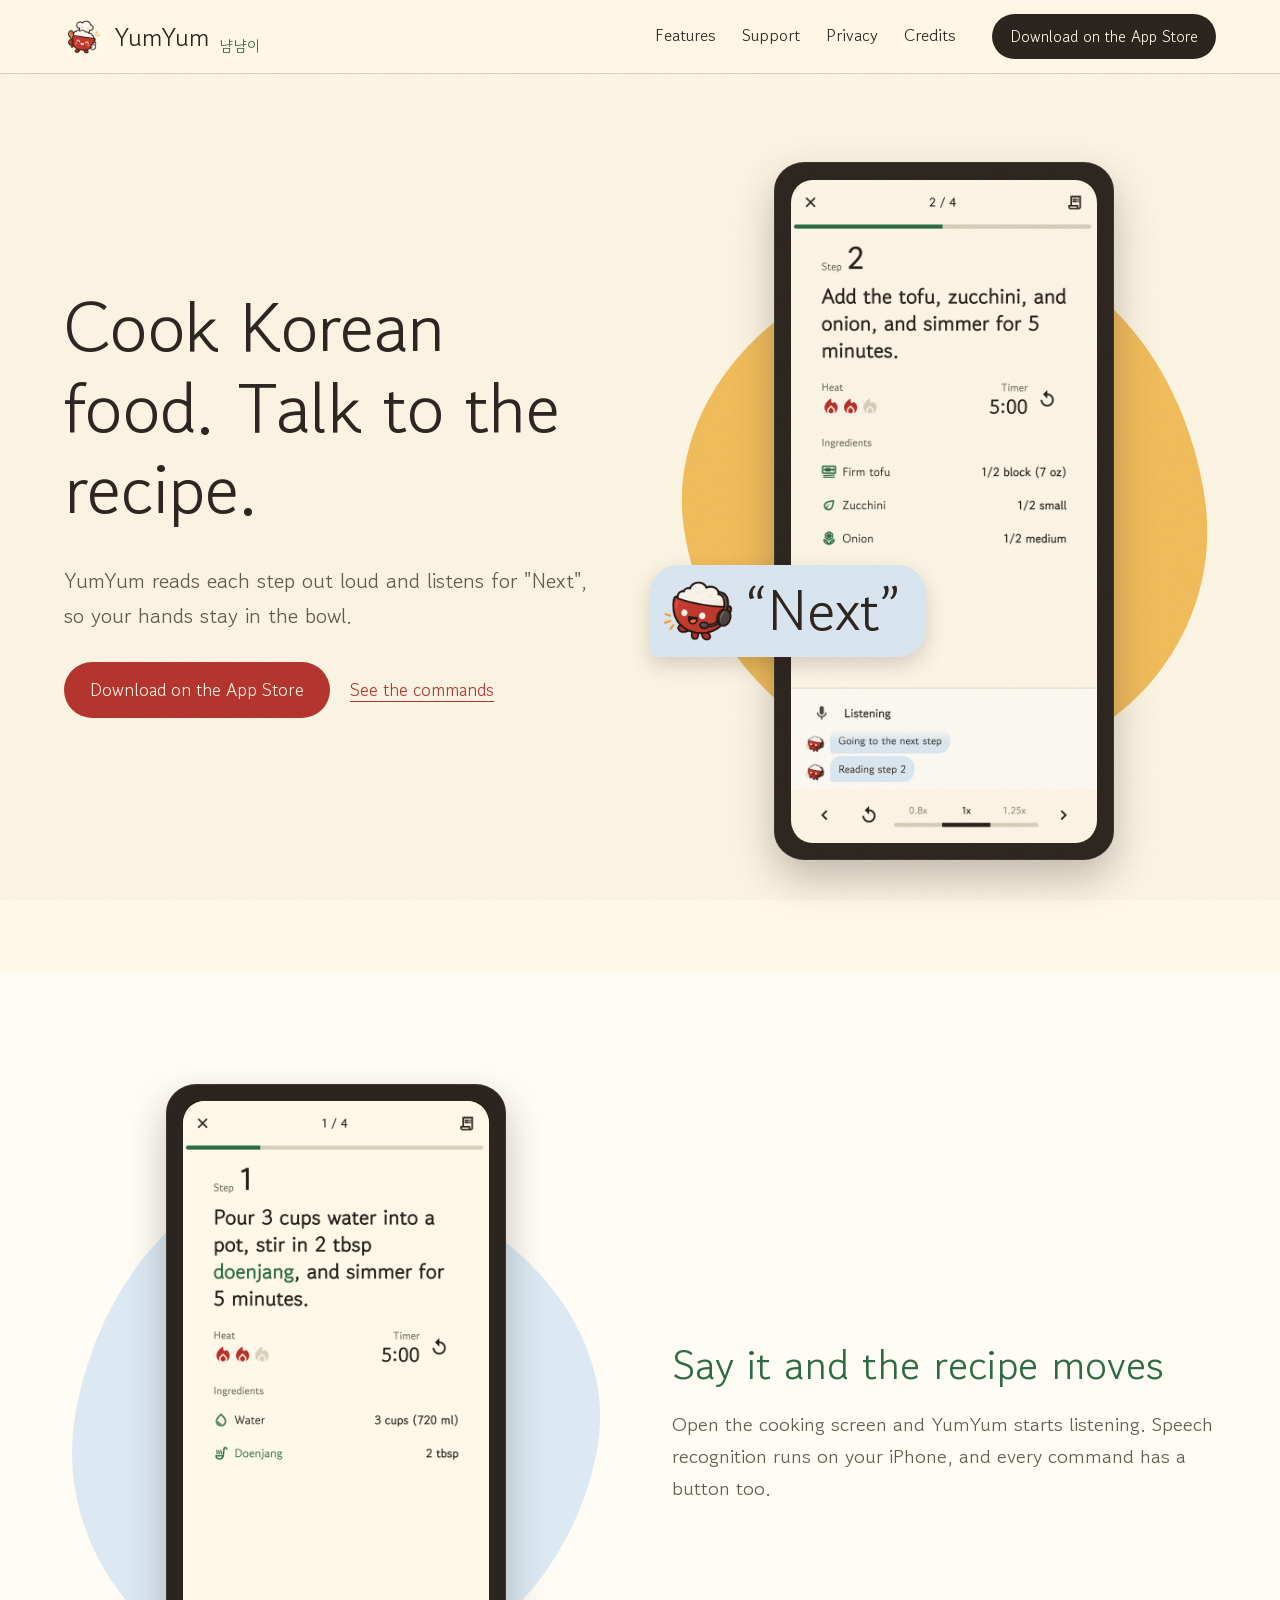
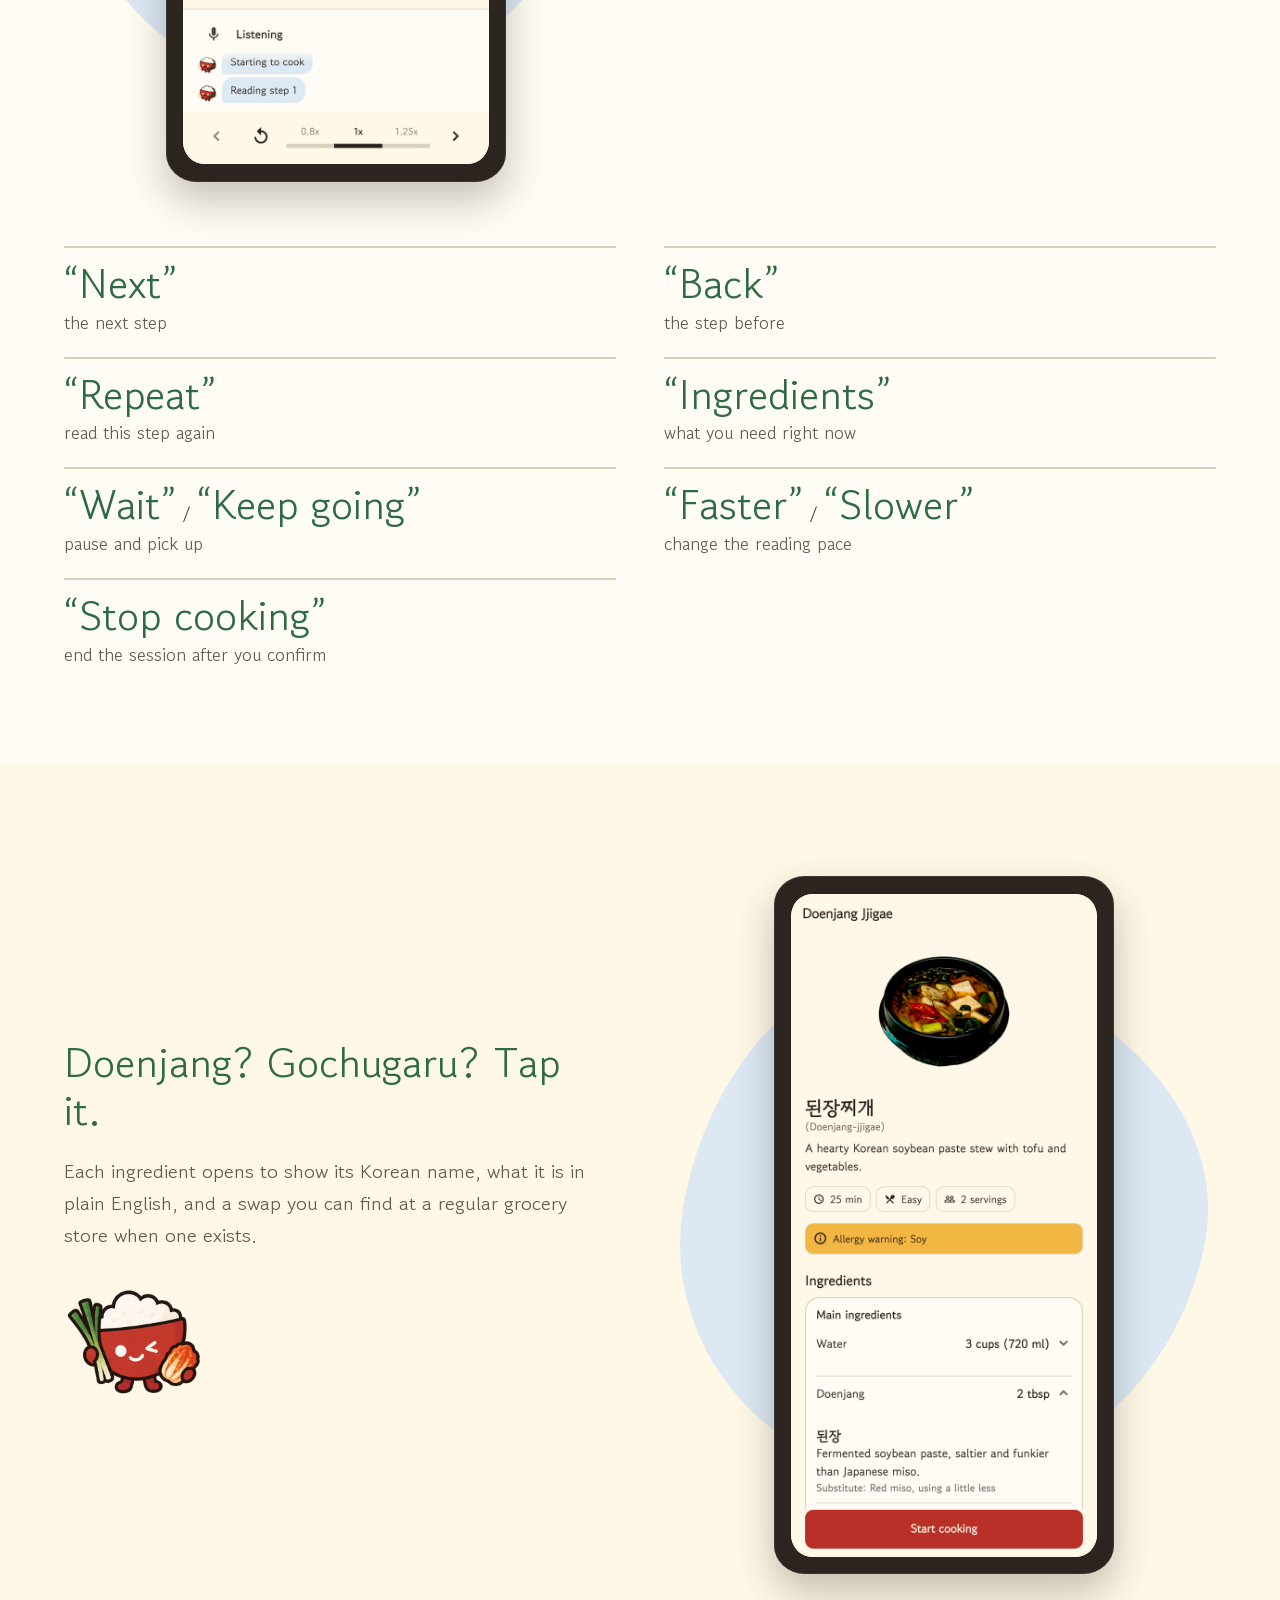
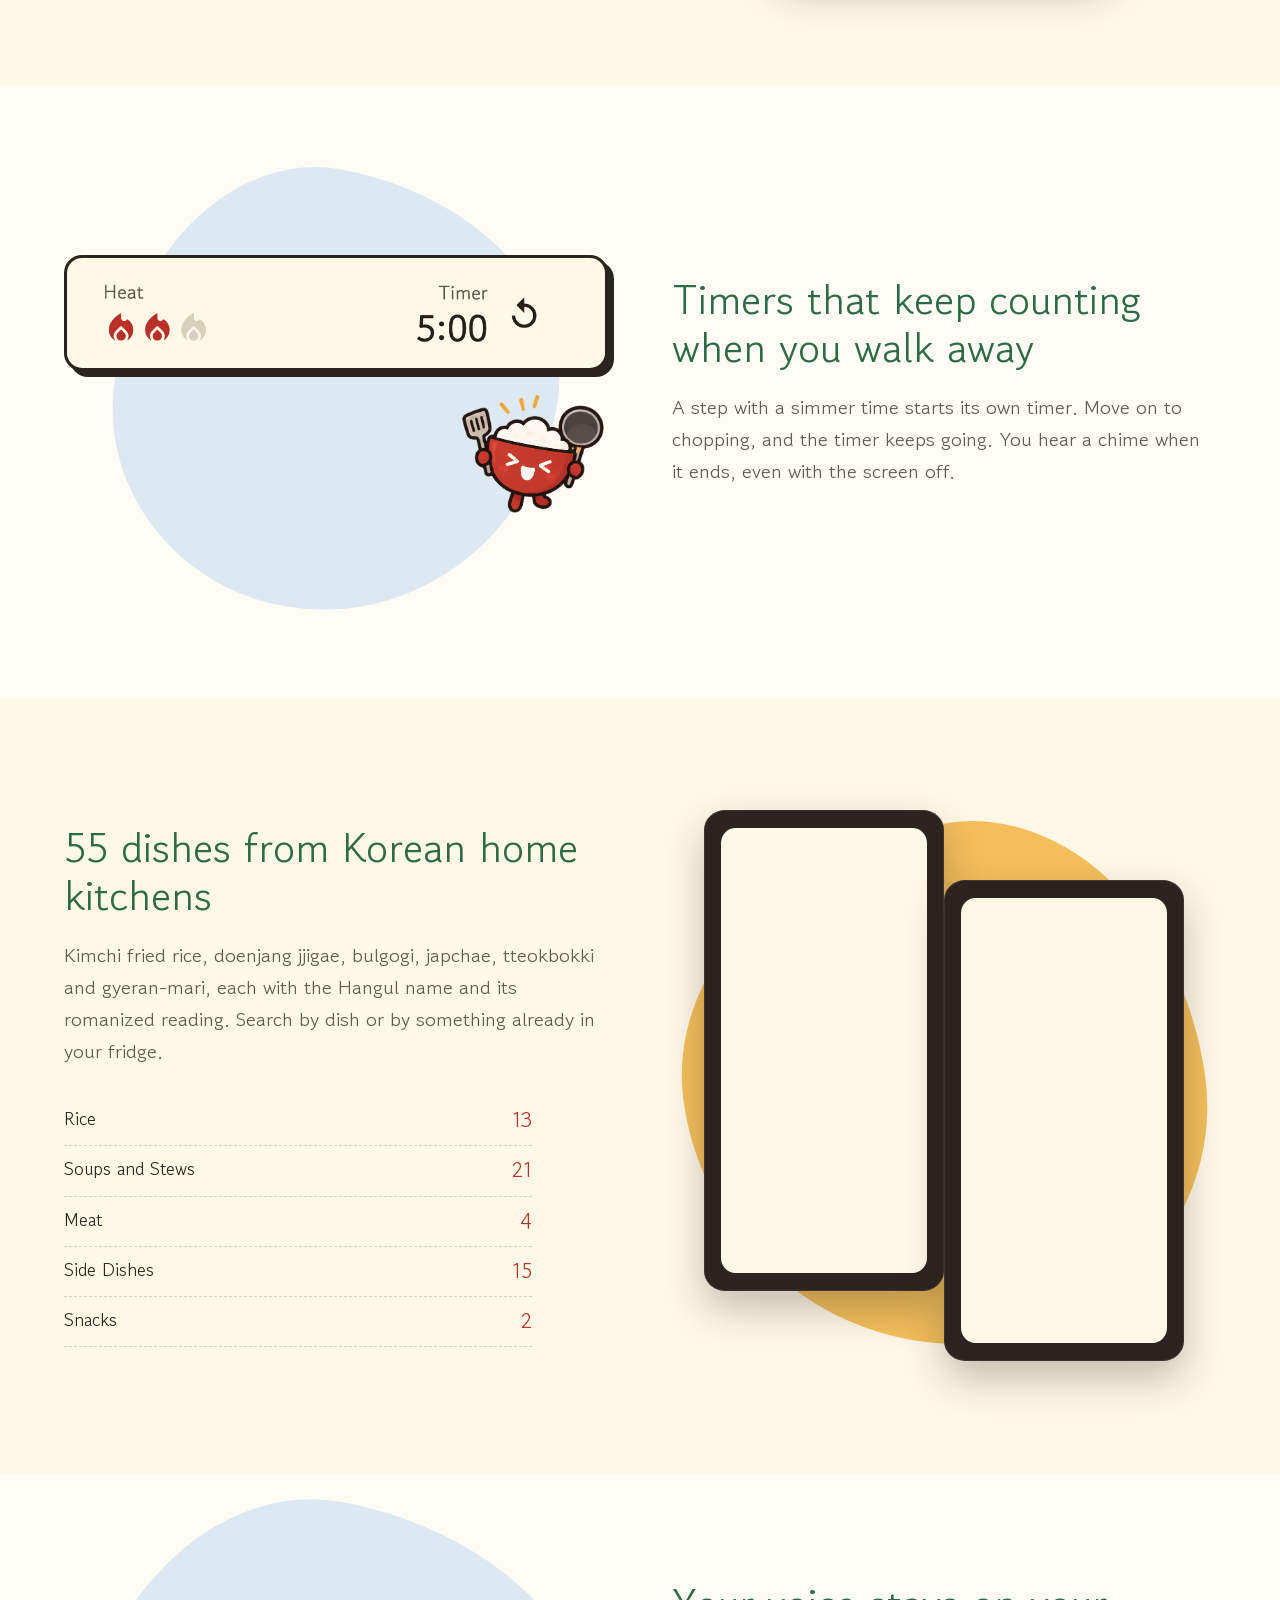
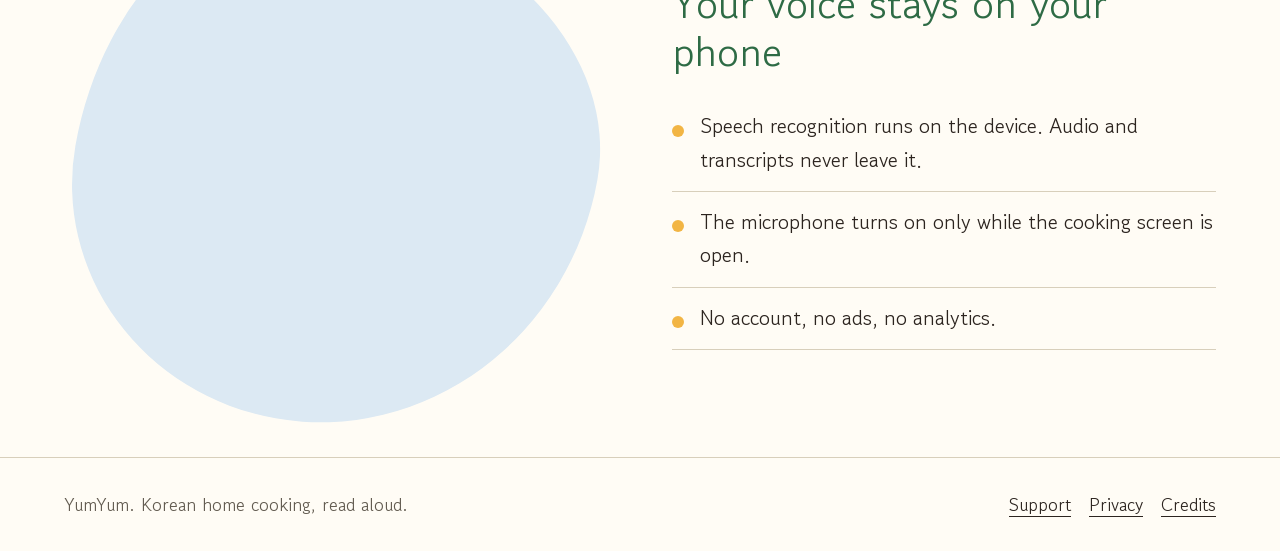
<file: index.html>
<!doctype html>
<html lang="en">
<head>
<meta charset="utf-8">
<meta http-equiv="Content-Security-Policy" content="default-src 'self'; img-src 'self' data:; style-src 'self'; font-src 'self'; script-src 'none'; base-uri 'none'; form-action 'none'">
<meta name="viewport" content="width=device-width, initial-scale=1">
<meta name="google-site-verification" content="AH46pMpr_WQsHXTTBlcWZEPmwBrMwjraakyYM1A0Esk">
<title>YumYum: Hands-free Korean cooking for iPhone</title>
<meta name="description" content="YumYum reads each step out loud and listens for “Next”, so your hands stay in the bowl.">
<meta name="theme-color" media="(prefers-color-scheme: light)" content="#FFF8E7">
<meta name="theme-color" media="(prefers-color-scheme: dark)" content="#1E1915">
<meta name="apple-itunes-app" content="app-id=6829632671">
<link rel="icon" type="image/png" sizes="96x96" href="assets/favicon-96.png">
<link rel="icon" type="image/png" sizes="192x192" href="assets/favicon-192.png">
<link rel="apple-touch-icon" href="assets/apple-touch-icon.png">
<link rel="canonical" href="https://popo473056.github.io/yumyum-app/">
<meta property="og:site_name" content="YumYum">
<meta property="og:type" content="website">
<meta property="og:title" content="YumYum: Hands-free Korean cooking for iPhone">
<meta property="og:description" content="YumYum reads each step out loud and listens for “Next”, so your hands stay in the bowl.">
<meta property="og:url" content="https://popo473056.github.io/yumyum-app/">
<meta property="og:image" content="https://popo473056.github.io/yumyum-app/assets/og.png">
<meta property="og:image:width" content="1200">
<meta property="og:image:height" content="630">
<meta name="twitter:card" content="summary_large_image">
<meta name="twitter:title" content="YumYum: Hands-free Korean cooking for iPhone">
<meta name="twitter:description" content="YumYum reads each step out loud and listens for “Next”, so your hands stay in the bowl.">
<meta name="twitter:image" content="https://popo473056.github.io/yumyum-app/assets/og.png">
<script type="application/ld+json">{"@context": "https://schema.org", "@type": "SoftwareApplication", "name": "YumYum", "alternateName": ["yumyumE", "냠냠이"], "description": "Korean home cooking for iPhone. YumYum reads each step out loud and listens for spoken commands like Next, Repeat and Ingredients.", "operatingSystem": "iOS 17 or later", "applicationCategory": "LifestyleApplication", "inLanguage": "en-US", "url": "https://popo473056.github.io/yumyum-app/", "image": "https://popo473056.github.io/yumyum-app/assets/og.png", "offers": {"@type": "Offer", "price": "0", "priceCurrency": "USD"}, "publisher": {"@type": "Organization", "name": "teamgold"}}</script>
<meta name="color-scheme" content="light dark">
<link rel="stylesheet" href="styles.css">
</head>
<body>
<a class="skip" href="#main">Skip to content</a>
<header class="site-header">
<div class="wrap bar">
<a class="brand" href="index.html"><img src="assets/favicon-96.png" width="40" height="40" alt=""><span class="brand-name">YumYum</span><span class="brand-ko" lang="ko">냠냠이</span></a>
<nav class="nav" aria-label="Primary"><a href="index.html#voice">Features</a><a href="support.html">Support</a><a href="privacy.html">Privacy</a><a href="credits.html">Credits</a></nav>
<a class="cta" href="https://apps.apple.com/us/app/yumyume/id6829632671"><span class="cta-long">Download on the App Store</span><span class="cta-short">App Store</span></a>
</div>
</header>
<main id="main">
<section class="hero">
<div class="wrap split">
<div class="copy">
<h1>Cook Korean food. Talk to the recipe.</h1>
<p class="lead">YumYum reads each step out loud and listens for "Next", so your hands stay in the bowl.</p>
<p class="actions"><a class="btn" href="https://apps.apple.com/us/app/yumyume/id6829632671">Download on the App Store</a><a class="link" href="#voice">See the commands</a></p>
</div>
<div class="stage">
<span class="blob blob-yolk" aria-hidden="true"></span>
<div class="phone "><div class="screen"><img src="assets/screens/cook-voice.png" width="660" height="1434" alt="The YumYum cooking screen on step 2 of 4: add the tofu, zucchini and onion and simmer for 5 minutes, with a 5:00 timer, an ingredient list and a Listening panel at the bottom." loading="lazy"></div></div>
<div class="bubble big hero-bubble"><img src="assets/mascot/listening.png" width="96" height="96" alt="The YumYum mascot wearing headphones"><q>Next</q></div>
</div>
</div>
</section>

<section class="band surface" id="voice">
<div class="wrap split flip">
<div class="stage">
<span class="blob blob-broth" aria-hidden="true"></span>
<div class="phone "><div class="screen"><img src="assets/screens/cook.png" width="660" height="1434" alt="The YumYum cooking screen on step 1 of 4 with heat flames, a 5:00 timer, an ingredient list and a Listening panel with the mascot's replies." loading="lazy"></div></div>
</div>
<div class="copy">
<h2>Say it and the recipe moves</h2>
<p class="lead">Open the cooking screen and YumYum starts listening. Speech recognition runs on your iPhone, and every command has a button too.</p>
</div>
</div>
<div class="wrap">
<ul class="commands">
<li><q>Next</q><span>the next step</span></li>
<li><q>Back</q><span>the step before</span></li>
<li><q>Repeat</q><span>read this step again</span></li>
<li><q>Ingredients</q><span>what you need right now</span></li>
<li><q>Wait</q> / <q>Keep going</q><span>pause and pick up</span></li>
<li><q>Faster</q> / <q>Slower</q><span>change the reading pace</span></li>
<li><q>Stop cooking</q><span>end the session after you confirm</span></li>
</ul>
</div>
</section>

<section class="band paper" id="ingredients">
<div class="wrap split">
<div class="copy">
<h2>Doenjang? Gochugaru? Tap it.</h2>
<p class="lead">Each ingredient opens to show its Korean name, what it is in plain English, and a swap you can find at a regular grocery store when one exists.</p>
<img class="mascot" src="assets/mascot/ingredients.png" width="160" height="160" alt="The YumYum mascot with a basket of ingredients" loading="lazy">
</div>
<div class="stage">
<span class="blob blob-broth" aria-hidden="true"></span>
<div class="phone "><div class="screen"><img src="assets/screens/recipe-glossary.png" width="660" height="1434" alt="The recipe screen with an ingredient opened to show its Korean name, a plain English description and a substitute." loading="lazy"></div></div>
</div>
</div>
</section>

<section class="band surface" id="timers">
<div class="wrap split flip">
<div class="stage">
<span class="blob blob-broth" aria-hidden="true"></span>
<div class="timer-stack">
<figure class="zoom"><img src="assets/screens/timer-crop.png" width="900" height="145" alt="Zoomed crop of the cooking screen: Heat shown as two red flames and one grey flame, and a Timer reading 5:00 with a reset button."></figure>
<img class="mascot-cook" src="assets/mascot/cooking.png" width="180" height="180" alt="The YumYum mascot stirring a pot">
</div>
</div>
<div class="copy">
<h2>Timers that keep counting when you walk away</h2>
<p class="lead">A step with a simmer time starts its own timer. Move on to chopping, and the timer keeps going. You hear a chime when it ends, even with the screen off.</p>
</div>
</div>
</section>

<section class="band paper" id="recipes">
<div class="wrap split">
<div class="copy">
<h2>55 dishes from Korean home kitchens</h2>
<p class="lead">Kimchi fried rice, doenjang jjigae, bulgogi, japchae, tteokbokki and gyeran-mari, each with the Hangul name and its romanized reading. Search by dish or by something already in your fridge.</p>
<ul class="counts" aria-label="Recipes per category"><li><span>Rice</span><b>13</b></li><li><span>Soups and Stews</span><b>21</b></li><li><span>Meat</span><b>4</b></li><li><span>Side Dishes</span><b>15</b></li><li><span>Snacks</span><b>2</b></li></ul>
</div>
<div class="stage duo">
<span class="blob blob-yolk" aria-hidden="true"></span>
<div class="phone p1"><div class="screen"><img src="assets/screens/home.png" width="660" height="1434" alt="The YumYum home screen listing recipes with their Hangul names." loading="lazy"></div></div>
<div class="phone p2"><div class="screen"><img src="assets/screens/home-search.png" width="660" height="1434" alt="The YumYum home screen with the search field in use." loading="lazy"></div></div>
</div>
</div>
</section>

<section class="band surface" id="privacy">
<div class="wrap split flip">
<div class="stage mascot-stage">
<span class="blob blob-broth" aria-hidden="true"></span>
<img src="assets/mascot/served.png" width="385" height="385" alt="The YumYum mascot serving a finished dish" loading="lazy">
</div>
<div class="copy">
<h2>Your voice stays on your phone</h2>
<ul class="points">
<li>Speech recognition runs on the device. Audio and transcripts never leave it.</li>
<li>The microphone turns on only while the cooking screen is open.</li>
<li>No account, no ads, no analytics.</li>
</ul>
</div>
</div>
</section>
</main>
<footer class="site-footer">
<div class="wrap foot">
<p>YumYum. Korean home cooking, read aloud.</p>
<nav aria-label="Footer"><a href="support.html">Support</a><a href="privacy.html">Privacy</a><a href="credits.html">Credits</a></nav>
</div>
</footer>
</body>
</html>
</file>
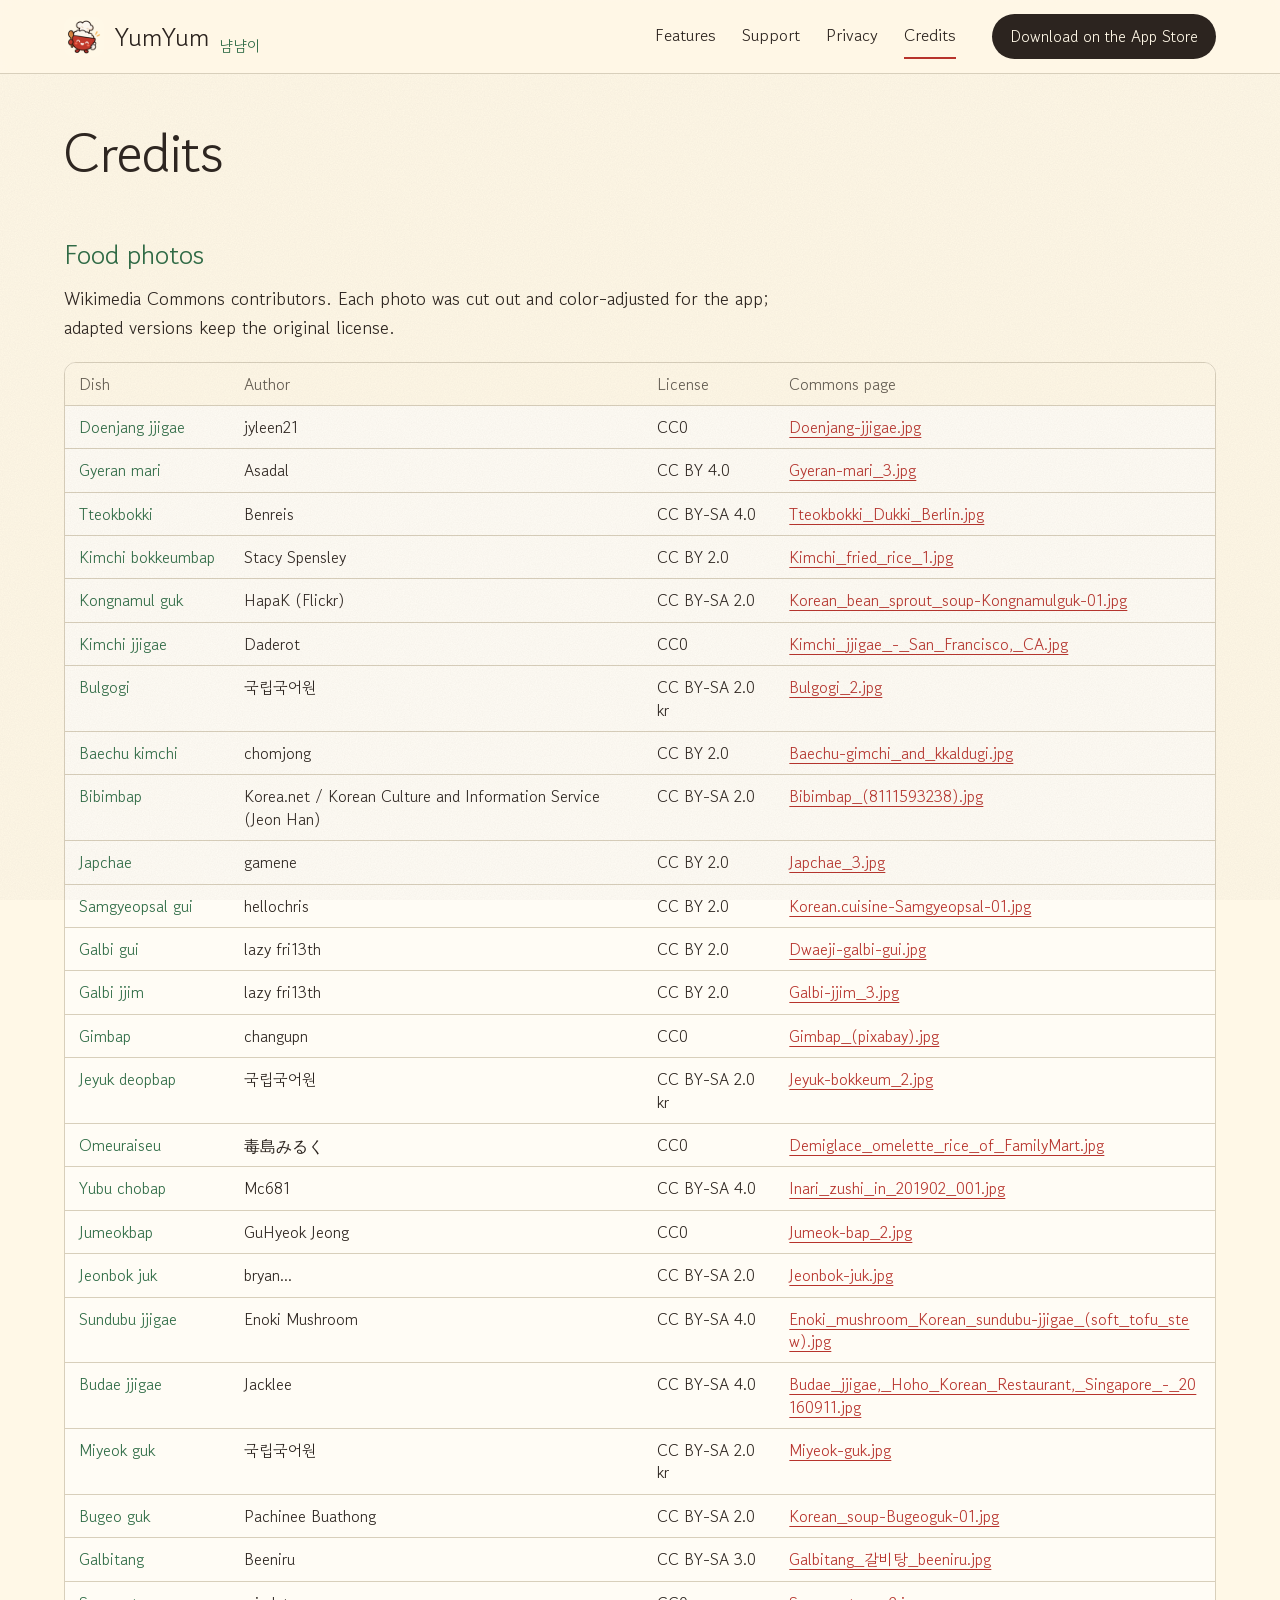
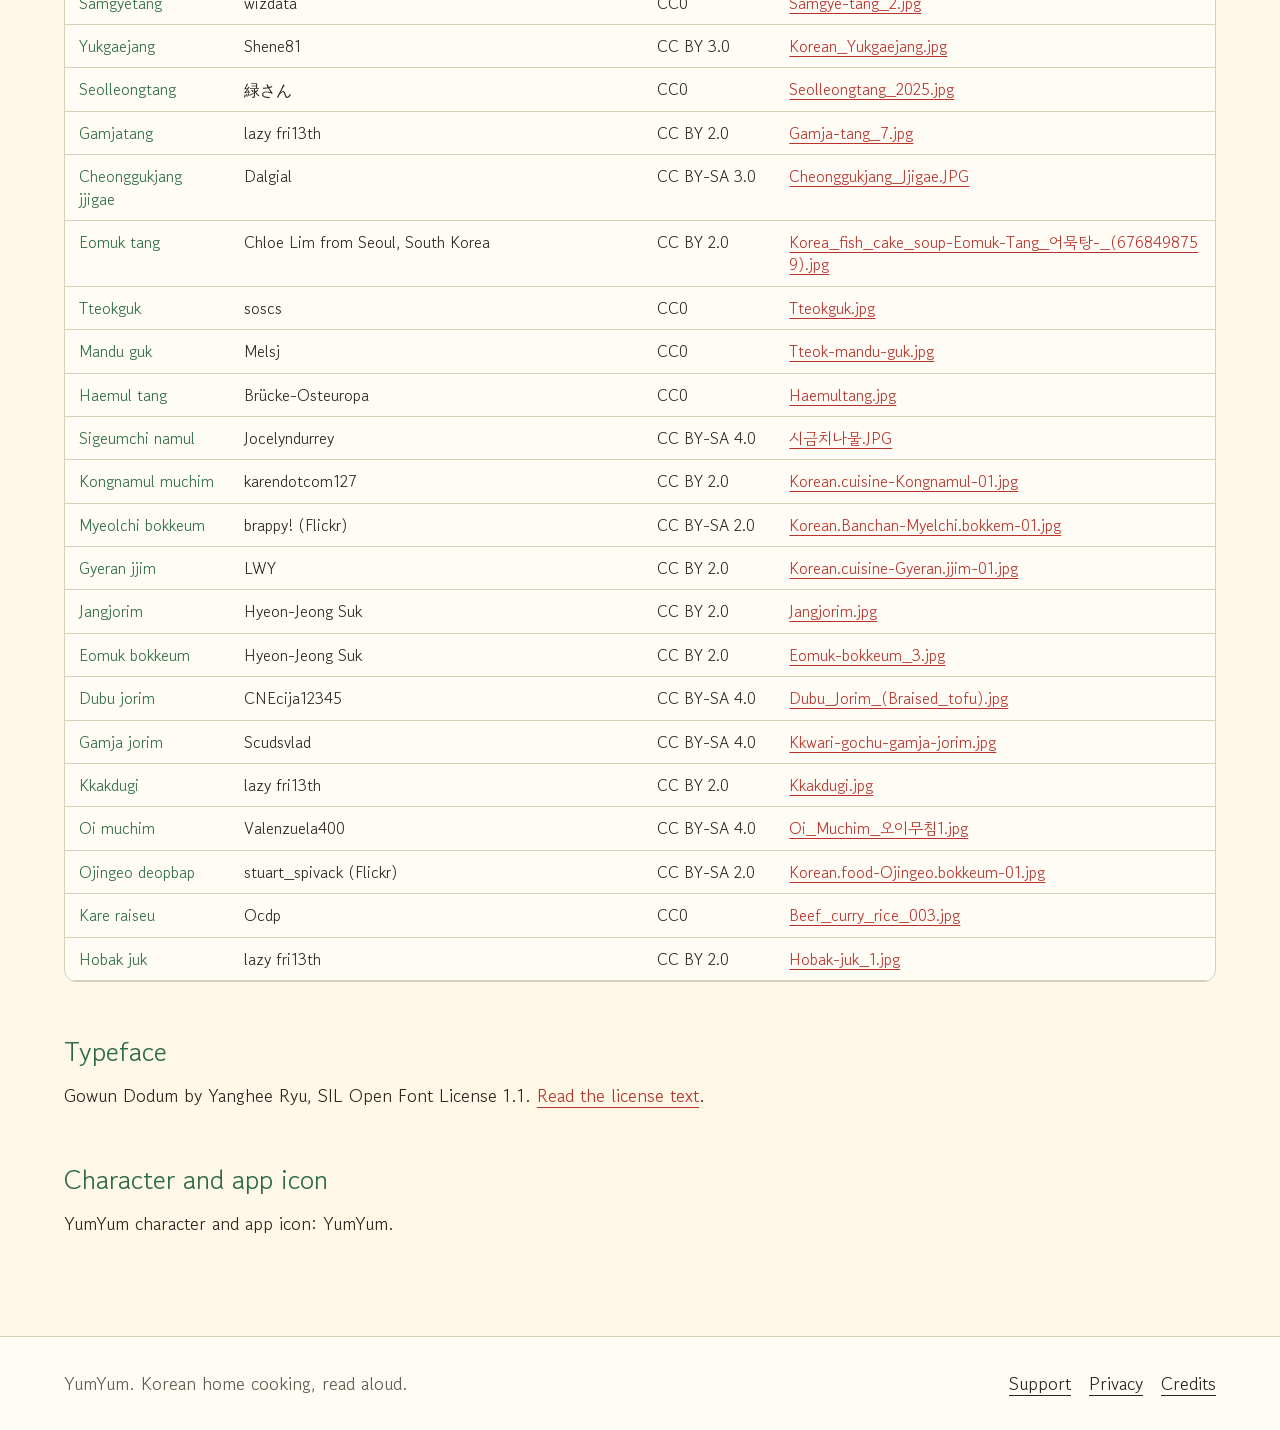
<file: credits.html>
<!doctype html>
<html lang="en">
<head>
<meta charset="utf-8">
<meta http-equiv="Content-Security-Policy" content="default-src 'self'; img-src 'self' data:; style-src 'self'; font-src 'self'; script-src 'none'; base-uri 'none'; form-action 'none'">
<meta name="viewport" content="width=device-width, initial-scale=1">
<title>Credits | YumYum</title>
<meta name="description" content="Photo, typeface and character credits for YumYum.">
<meta name="theme-color" media="(prefers-color-scheme: light)" content="#FFF8E7">
<meta name="theme-color" media="(prefers-color-scheme: dark)" content="#1E1915">
<meta name="apple-itunes-app" content="app-id=6829632671">
<link rel="icon" type="image/png" sizes="96x96" href="assets/favicon-96.png">
<link rel="icon" type="image/png" sizes="192x192" href="assets/favicon-192.png">
<link rel="apple-touch-icon" href="assets/apple-touch-icon.png">
<link rel="canonical" href="https://popo473056.github.io/yumyum-app/credits.html">
<meta property="og:site_name" content="YumYum">
<meta property="og:type" content="website">
<meta property="og:title" content="Credits | YumYum">
<meta property="og:description" content="Photo, typeface and character credits for YumYum.">
<meta property="og:url" content="https://popo473056.github.io/yumyum-app/credits.html">
<meta property="og:image" content="https://popo473056.github.io/yumyum-app/assets/og.png">
<meta property="og:image:width" content="1200">
<meta property="og:image:height" content="630">
<meta name="twitter:card" content="summary_large_image">
<meta name="twitter:title" content="Credits | YumYum">
<meta name="twitter:description" content="Photo, typeface and character credits for YumYum.">
<meta name="twitter:image" content="https://popo473056.github.io/yumyum-app/assets/og.png">
<meta name="color-scheme" content="light dark">
<link rel="stylesheet" href="styles.css">
</head>
<body>
<a class="skip" href="#main">Skip to content</a>
<header class="site-header">
<div class="wrap bar">
<a class="brand" href="index.html"><img src="assets/favicon-96.png" width="40" height="40" alt=""><span class="brand-name">YumYum</span><span class="brand-ko" lang="ko">냠냠이</span></a>
<nav class="nav" aria-label="Primary"><a href="index.html#voice">Features</a><a href="support.html">Support</a><a href="privacy.html">Privacy</a><a href="credits.html" aria-current="page">Credits</a></nav>
<a class="cta" href="https://apps.apple.com/us/app/yumyume/id6829632671"><span class="cta-long">Download on the App Store</span><span class="cta-short">App Store</span></a>
</div>
</header>
<main id="main" class="doc"><div class="wrap">
<div class="narrow">
<h1>Credits</h1>
<h2>Food photos</h2>
<p>Wikimedia Commons contributors. Each photo was cut out and color-adjusted for the app; adapted versions keep the original license.</p>
</div>
<div class="table-wrap" tabindex="0" role="region" aria-label="Food photo credits">
<table>
<thead><tr><th scope="col">Dish</th><th scope="col">Author</th><th scope="col">License</th><th scope="col">Commons page</th></tr></thead>
<tbody>
<tr><th scope="row">Doenjang jjigae</th><td>jyleen21</td><td>CC0</td><td><a href="https://commons.wikimedia.org/wiki/File:Doenjang-jjigae.jpg" rel="noopener">Doenjang-jjigae.jpg</a></td></tr>
<tr><th scope="row">Gyeran mari</th><td>Asadal</td><td>CC BY 4.0</td><td><a href="https://commons.wikimedia.org/wiki/File:Gyeran-mari_3.jpg" rel="noopener">Gyeran-mari_3.jpg</a></td></tr>
<tr><th scope="row">Tteokbokki</th><td>Benreis</td><td>CC BY-SA 4.0</td><td><a href="https://commons.wikimedia.org/wiki/File:Tteokbokki_Dukki_Berlin.jpg" rel="noopener">Tteokbokki_Dukki_Berlin.jpg</a></td></tr>
<tr><th scope="row">Kimchi bokkeumbap</th><td>Stacy Spensley</td><td>CC BY 2.0</td><td><a href="https://commons.wikimedia.org/wiki/File:Kimchi_fried_rice_1.jpg" rel="noopener">Kimchi_fried_rice_1.jpg</a></td></tr>
<tr><th scope="row">Kongnamul guk</th><td>HapaK (Flickr)</td><td>CC BY-SA 2.0</td><td><a href="https://commons.wikimedia.org/wiki/File:Korean_bean_sprout_soup-Kongnamulguk-01.jpg" rel="noopener">Korean_bean_sprout_soup-Kongnamulguk-01.jpg</a></td></tr>
<tr><th scope="row">Kimchi jjigae</th><td>Daderot</td><td>CC0</td><td><a href="https://commons.wikimedia.org/wiki/File:Kimchi_jjigae_-_San_Francisco,_CA.jpg" rel="noopener">Kimchi_jjigae_-_San_Francisco,_CA.jpg</a></td></tr>
<tr><th scope="row">Bulgogi</th><td>국립국어원</td><td>CC BY-SA 2.0 kr</td><td><a href="https://commons.wikimedia.org/wiki/File:Bulgogi_2.jpg" rel="noopener">Bulgogi_2.jpg</a></td></tr>
<tr><th scope="row">Baechu kimchi</th><td>chomjong</td><td>CC BY 2.0</td><td><a href="https://commons.wikimedia.org/wiki/File:Baechu-gimchi_and_kkaldugi.jpg" rel="noopener">Baechu-gimchi_and_kkaldugi.jpg</a></td></tr>
<tr><th scope="row">Bibimbap</th><td>Korea.net / Korean Culture and Information Service (Jeon Han)</td><td>CC BY-SA 2.0</td><td><a href="https://commons.wikimedia.org/wiki/File:Bibimbap_(8111593238).jpg" rel="noopener">Bibimbap_(8111593238).jpg</a></td></tr>
<tr><th scope="row">Japchae</th><td>gamene</td><td>CC BY 2.0</td><td><a href="https://commons.wikimedia.org/wiki/File:Japchae_3.jpg" rel="noopener">Japchae_3.jpg</a></td></tr>
<tr><th scope="row">Samgyeopsal gui</th><td>hellochris</td><td>CC BY 2.0</td><td><a href="https://commons.wikimedia.org/wiki/File:Korean.cuisine-Samgyeopsal-01.jpg" rel="noopener">Korean.cuisine-Samgyeopsal-01.jpg</a></td></tr>
<tr><th scope="row">Galbi gui</th><td>lazy fri13th</td><td>CC BY 2.0</td><td><a href="https://commons.wikimedia.org/wiki/File:Dwaeji-galbi-gui.jpg" rel="noopener">Dwaeji-galbi-gui.jpg</a></td></tr>
<tr><th scope="row">Galbi jjim</th><td>lazy fri13th</td><td>CC BY 2.0</td><td><a href="https://commons.wikimedia.org/wiki/File:Galbi-jjim_3.jpg" rel="noopener">Galbi-jjim_3.jpg</a></td></tr>
<tr><th scope="row">Gimbap</th><td>changupn</td><td>CC0</td><td><a href="https://commons.wikimedia.org/wiki/File:Gimbap_(pixabay).jpg" rel="noopener">Gimbap_(pixabay).jpg</a></td></tr>
<tr><th scope="row">Jeyuk deopbap</th><td>국립국어원</td><td>CC BY-SA 2.0 kr</td><td><a href="https://commons.wikimedia.org/wiki/File:Jeyuk-bokkeum_2.jpg" rel="noopener">Jeyuk-bokkeum_2.jpg</a></td></tr>
<tr><th scope="row">Omeuraiseu</th><td>毒島みるく</td><td>CC0</td><td><a href="https://commons.wikimedia.org/wiki/File:Demiglace_omelette_rice_of_FamilyMart.jpg" rel="noopener">Demiglace_omelette_rice_of_FamilyMart.jpg</a></td></tr>
<tr><th scope="row">Yubu chobap</th><td>Mc681</td><td>CC BY-SA 4.0</td><td><a href="https://commons.wikimedia.org/wiki/File:Inari_zushi_in_201902_001.jpg" rel="noopener">Inari_zushi_in_201902_001.jpg</a></td></tr>
<tr><th scope="row">Jumeokbap</th><td>GuHyeok Jeong</td><td>CC0</td><td><a href="https://commons.wikimedia.org/wiki/File:Jumeok-bap_2.jpg" rel="noopener">Jumeok-bap_2.jpg</a></td></tr>
<tr><th scope="row">Jeonbok juk</th><td>bryan...</td><td>CC BY-SA 2.0</td><td><a href="https://commons.wikimedia.org/wiki/File:Jeonbok-juk.jpg" rel="noopener">Jeonbok-juk.jpg</a></td></tr>
<tr><th scope="row">Sundubu jjigae</th><td>Enoki Mushroom</td><td>CC BY-SA 4.0</td><td><a href="https://commons.wikimedia.org/wiki/File:Enoki_mushroom_Korean_sundubu-jjigae_(soft_tofu_stew).jpg" rel="noopener">Enoki_mushroom_Korean_sundubu-jjigae_(soft_tofu_stew).jpg</a></td></tr>
<tr><th scope="row">Budae jjigae</th><td>Jacklee</td><td>CC BY-SA 4.0</td><td><a href="https://commons.wikimedia.org/wiki/File:Budae_jjigae,_Hoho_Korean_Restaurant,_Singapore_-_20160911.jpg" rel="noopener">Budae_jjigae,_Hoho_Korean_Restaurant,_Singapore_-_20160911.jpg</a></td></tr>
<tr><th scope="row">Miyeok guk</th><td>국립국어원</td><td>CC BY-SA 2.0 kr</td><td><a href="https://commons.wikimedia.org/wiki/File:Miyeok-guk.jpg" rel="noopener">Miyeok-guk.jpg</a></td></tr>
<tr><th scope="row">Bugeo guk</th><td>Pachinee Buathong</td><td>CC BY-SA 2.0</td><td><a href="https://commons.wikimedia.org/wiki/File:Korean_soup-Bugeoguk-01.jpg" rel="noopener">Korean_soup-Bugeoguk-01.jpg</a></td></tr>
<tr><th scope="row">Galbitang</th><td>Beeniru</td><td>CC BY-SA 3.0</td><td><a href="https://commons.wikimedia.org/wiki/File:Galbitang_%EA%B0%88%EB%B9%84%ED%83%95_beeniru.jpg" rel="noopener">Galbitang_갈비탕_beeniru.jpg</a></td></tr>
<tr><th scope="row">Samgyetang</th><td>wizdata</td><td>CC0</td><td><a href="https://commons.wikimedia.org/wiki/File:Samgye-tang_2.jpg" rel="noopener">Samgye-tang_2.jpg</a></td></tr>
<tr><th scope="row">Yukgaejang</th><td>Shene81</td><td>CC BY 3.0</td><td><a href="https://commons.wikimedia.org/wiki/File:Korean_Yukgaejang.jpg" rel="noopener">Korean_Yukgaejang.jpg</a></td></tr>
<tr><th scope="row">Seolleongtang</th><td>緑さん</td><td>CC0</td><td><a href="https://commons.wikimedia.org/wiki/File:Seolleongtang_2025.jpg" rel="noopener">Seolleongtang_2025.jpg</a></td></tr>
<tr><th scope="row">Gamjatang</th><td>lazy fri13th</td><td>CC BY 2.0</td><td><a href="https://commons.wikimedia.org/wiki/File:Gamja-tang_7.jpg" rel="noopener">Gamja-tang_7.jpg</a></td></tr>
<tr><th scope="row">Cheonggukjang jjigae</th><td>Dalgial</td><td>CC BY-SA 3.0</td><td><a href="https://commons.wikimedia.org/wiki/File:Cheonggukjang_Jjigae.JPG" rel="noopener">Cheonggukjang_Jjigae.JPG</a></td></tr>
<tr><th scope="row">Eomuk tang</th><td>Chloe Lim from Seoul, South Korea</td><td>CC BY 2.0</td><td><a href="https://commons.wikimedia.org/wiki/File:Korea_fish_cake_soup-Eomuk-Tang_%EC%96%B4%EB%AC%B5%ED%83%95-_(6768498759).jpg" rel="noopener">Korea_fish_cake_soup-Eomuk-Tang_어묵탕-_(6768498759).jpg</a></td></tr>
<tr><th scope="row">Tteokguk</th><td>soscs</td><td>CC0</td><td><a href="https://commons.wikimedia.org/wiki/File:Tteokguk.jpg" rel="noopener">Tteokguk.jpg</a></td></tr>
<tr><th scope="row">Mandu guk</th><td>Melsj</td><td>CC0</td><td><a href="https://commons.wikimedia.org/wiki/File:Tteok-mandu-guk.jpg" rel="noopener">Tteok-mandu-guk.jpg</a></td></tr>
<tr><th scope="row">Haemul tang</th><td>Brücke-Osteuropa</td><td>CC0</td><td><a href="https://commons.wikimedia.org/wiki/File:Haemultang.jpg" rel="noopener">Haemultang.jpg</a></td></tr>
<tr><th scope="row">Sigeumchi namul</th><td>Jocelyndurrey</td><td>CC BY-SA 4.0</td><td><a href="https://commons.wikimedia.org/wiki/File:%EC%8B%9C%EA%B8%88%EC%B9%98%EB%82%98%EB%AC%BC.JPG" rel="noopener">시금치나물.JPG</a></td></tr>
<tr><th scope="row">Kongnamul muchim</th><td>karendotcom127</td><td>CC BY 2.0</td><td><a href="https://commons.wikimedia.org/wiki/File:Korean.cuisine-Kongnamul-01.jpg" rel="noopener">Korean.cuisine-Kongnamul-01.jpg</a></td></tr>
<tr><th scope="row">Myeolchi bokkeum</th><td>brappy! (Flickr)</td><td>CC BY-SA 2.0</td><td><a href="https://commons.wikimedia.org/wiki/File:Korean.Banchan-Myelchi.bokkem-01.jpg" rel="noopener">Korean.Banchan-Myelchi.bokkem-01.jpg</a></td></tr>
<tr><th scope="row">Gyeran jjim</th><td>LWY</td><td>CC BY 2.0</td><td><a href="https://commons.wikimedia.org/wiki/File:Korean.cuisine-Gyeran.jjim-01.jpg" rel="noopener">Korean.cuisine-Gyeran.jjim-01.jpg</a></td></tr>
<tr><th scope="row">Jangjorim</th><td>Hyeon-Jeong Suk</td><td>CC BY 2.0</td><td><a href="https://commons.wikimedia.org/wiki/File:Jangjorim.jpg" rel="noopener">Jangjorim.jpg</a></td></tr>
<tr><th scope="row">Eomuk bokkeum</th><td>Hyeon-Jeong Suk</td><td>CC BY 2.0</td><td><a href="https://commons.wikimedia.org/wiki/File:Eomuk-bokkeum_3.jpg" rel="noopener">Eomuk-bokkeum_3.jpg</a></td></tr>
<tr><th scope="row">Dubu jorim</th><td>CNEcija12345</td><td>CC BY-SA 4.0</td><td><a href="https://commons.wikimedia.org/wiki/File:Dubu_Jorim_(Braised_tofu).jpg" rel="noopener">Dubu_Jorim_(Braised_tofu).jpg</a></td></tr>
<tr><th scope="row">Gamja jorim</th><td>Scudsvlad</td><td>CC BY-SA 4.0</td><td><a href="https://commons.wikimedia.org/wiki/File:Kkwari-gochu-gamja-jorim.jpg" rel="noopener">Kkwari-gochu-gamja-jorim.jpg</a></td></tr>
<tr><th scope="row">Kkakdugi</th><td>lazy fri13th</td><td>CC BY 2.0</td><td><a href="https://commons.wikimedia.org/wiki/File:Kkakdugi.jpg" rel="noopener">Kkakdugi.jpg</a></td></tr>
<tr><th scope="row">Oi muchim</th><td>Valenzuela400</td><td>CC BY-SA 4.0</td><td><a href="https://commons.wikimedia.org/wiki/File:Oi_Muchim_%EC%98%A4%EC%9D%B4%EB%AC%B4%EC%B9%A81.jpg" rel="noopener">Oi_Muchim_오이무침1.jpg</a></td></tr>
<tr><th scope="row">Ojingeo deopbap</th><td>stuart_spivack (Flickr)</td><td>CC BY-SA 2.0</td><td><a href="https://commons.wikimedia.org/wiki/File:Korean.food-Ojingeo.bokkeum-01.jpg" rel="noopener">Korean.food-Ojingeo.bokkeum-01.jpg</a></td></tr>
<tr><th scope="row">Kare raiseu</th><td>Ocdp</td><td>CC0</td><td><a href="https://commons.wikimedia.org/wiki/File:Beef_curry_rice_003.jpg" rel="noopener">Beef_curry_rice_003.jpg</a></td></tr>
<tr><th scope="row">Hobak juk</th><td>lazy fri13th</td><td>CC BY 2.0</td><td><a href="https://commons.wikimedia.org/wiki/File:Hobak-juk_1.jpg" rel="noopener">Hobak-juk_1.jpg</a></td></tr>
</tbody>
</table>
</div>
<div class="narrow">
<h2>Typeface</h2>
<p>Gowun Dodum by Yanghee Ryu, SIL Open Font License 1.1. <a href="assets/fonts/OFL.txt">Read the license text</a>.</p>
<h2>Character and app icon</h2>
<p>YumYum character and app icon: YumYum.</p>
</div>
</div></main>
<footer class="site-footer">
<div class="wrap foot">
<p>YumYum. Korean home cooking, read aloud.</p>
<nav aria-label="Footer"><a href="support.html">Support</a><a href="privacy.html">Privacy</a><a href="credits.html">Credits</a></nav>
</div>
</footer>
</body>
</html>
</file>
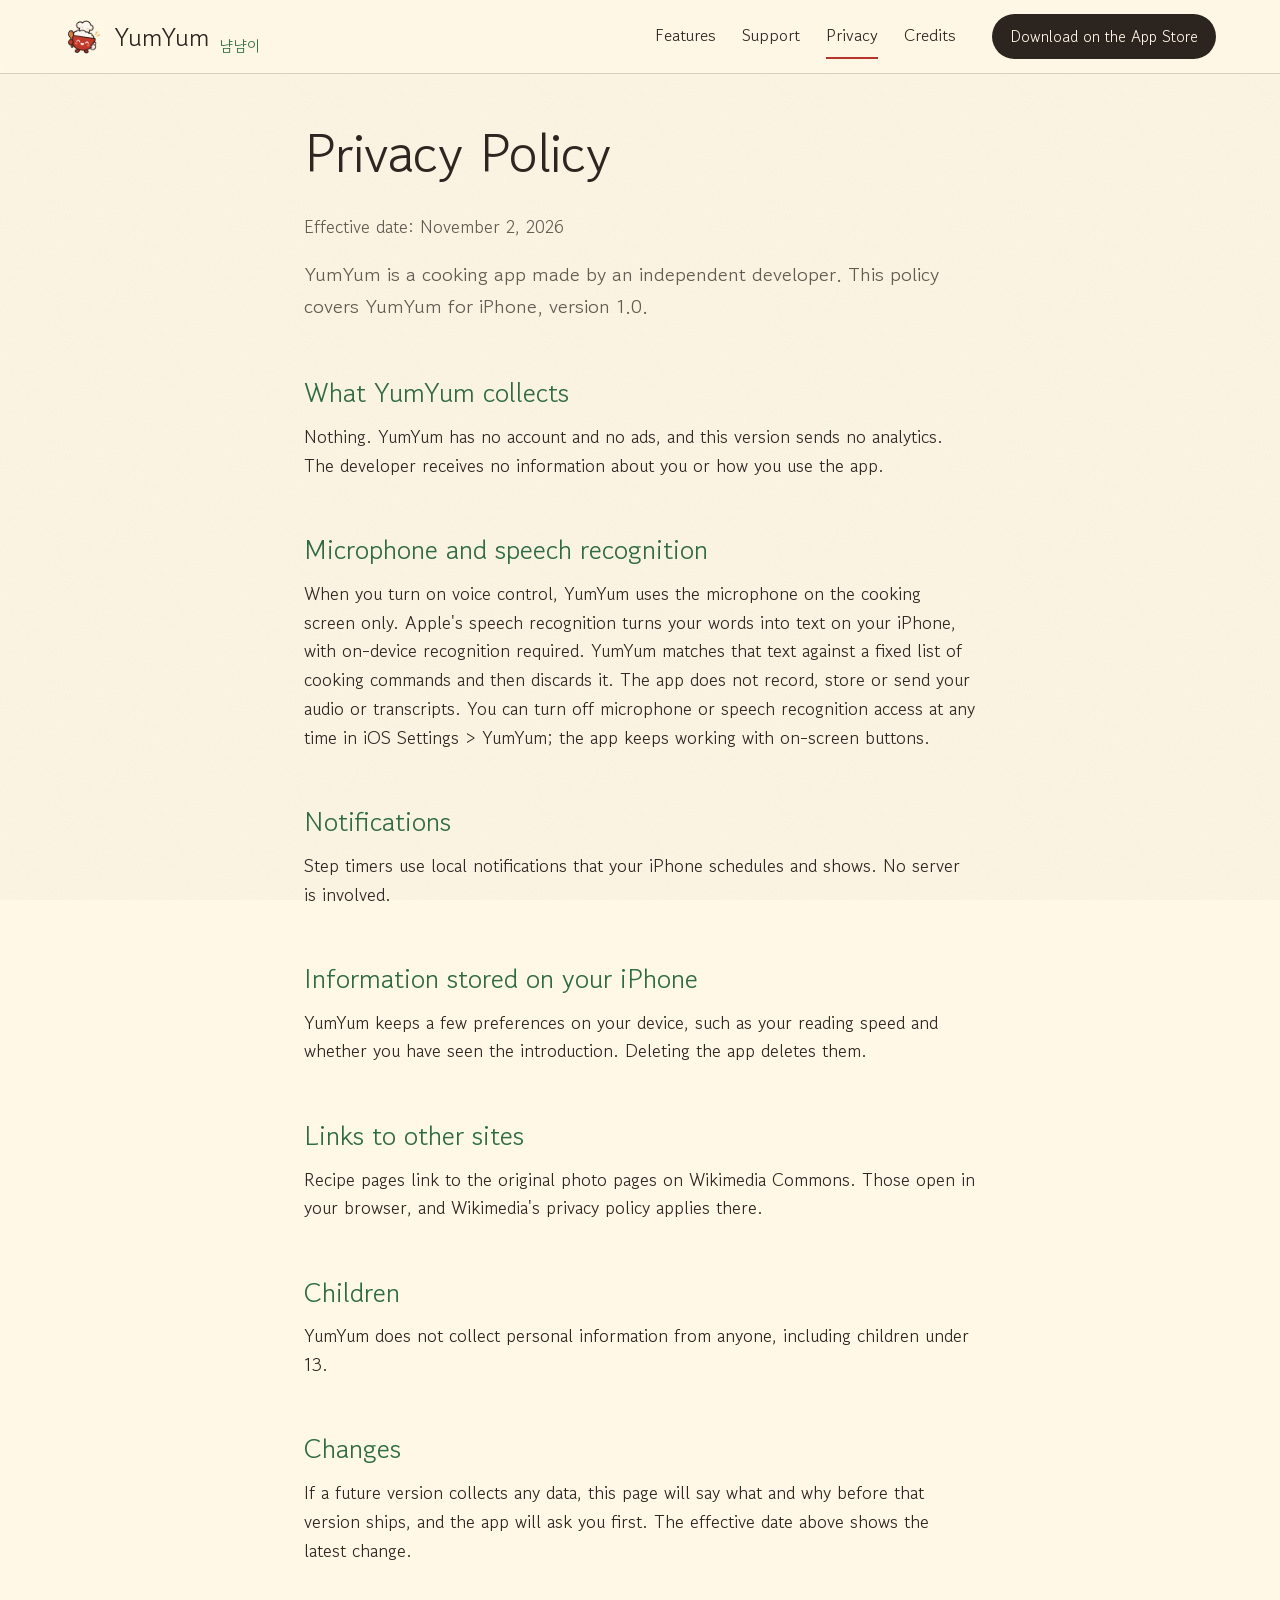
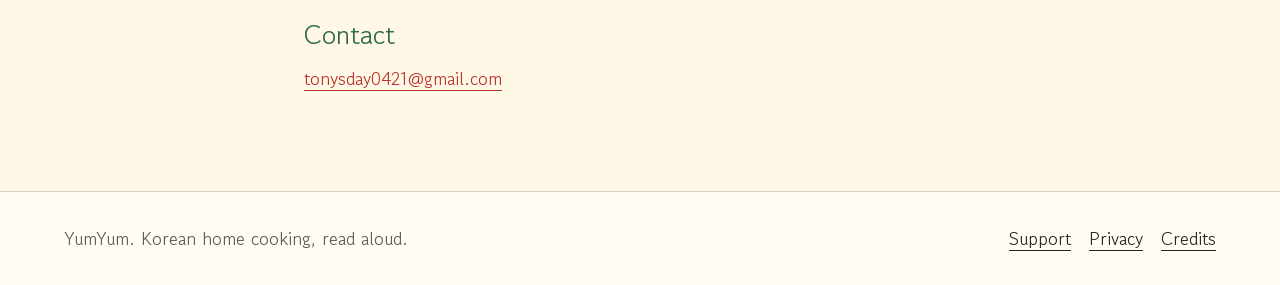
<file: privacy.html>
<!doctype html>
<html lang="en">
<head>
<meta charset="utf-8">
<meta http-equiv="Content-Security-Policy" content="default-src 'self'; img-src 'self' data:; style-src 'self'; font-src 'self'; script-src 'none'; base-uri 'none'; form-action 'none'">
<meta name="viewport" content="width=device-width, initial-scale=1">
<title>Privacy Policy | YumYum</title>
<meta name="description" content="What YumYum for iPhone collects: nothing. Microphone, speech recognition, notifications and storage explained.">
<meta name="theme-color" media="(prefers-color-scheme: light)" content="#FFF8E7">
<meta name="theme-color" media="(prefers-color-scheme: dark)" content="#1E1915">
<meta name="apple-itunes-app" content="app-id=6829632671">
<link rel="icon" type="image/png" sizes="96x96" href="assets/favicon-96.png">
<link rel="icon" type="image/png" sizes="192x192" href="assets/favicon-192.png">
<link rel="apple-touch-icon" href="assets/apple-touch-icon.png">
<link rel="canonical" href="https://popo473056.github.io/yumyum-app/privacy.html">
<meta property="og:site_name" content="YumYum">
<meta property="og:type" content="website">
<meta property="og:title" content="Privacy Policy | YumYum">
<meta property="og:description" content="What YumYum for iPhone collects: nothing. Microphone, speech recognition, notifications and storage explained.">
<meta property="og:url" content="https://popo473056.github.io/yumyum-app/privacy.html">
<meta property="og:image" content="https://popo473056.github.io/yumyum-app/assets/og.png">
<meta property="og:image:width" content="1200">
<meta property="og:image:height" content="630">
<meta name="twitter:card" content="summary_large_image">
<meta name="twitter:title" content="Privacy Policy | YumYum">
<meta name="twitter:description" content="What YumYum for iPhone collects: nothing. Microphone, speech recognition, notifications and storage explained.">
<meta name="twitter:image" content="https://popo473056.github.io/yumyum-app/assets/og.png">
<meta name="color-scheme" content="light dark">
<link rel="stylesheet" href="styles.css">
</head>
<body>
<a class="skip" href="#main">Skip to content</a>
<header class="site-header">
<div class="wrap bar">
<a class="brand" href="index.html"><img src="assets/favicon-96.png" width="40" height="40" alt=""><span class="brand-name">YumYum</span><span class="brand-ko" lang="ko">냠냠이</span></a>
<nav class="nav" aria-label="Primary"><a href="index.html#voice">Features</a><a href="support.html">Support</a><a href="privacy.html" aria-current="page">Privacy</a><a href="credits.html">Credits</a></nav>
<a class="cta" href="https://apps.apple.com/us/app/yumyume/id6829632671"><span class="cta-long">Download on the App Store</span><span class="cta-short">App Store</span></a>
</div>
</header>
<main id="main" class="doc"><div class="wrap narrow">
<h1>Privacy Policy</h1>
<p class="meta">Effective date: November 2, 2026</p>
<p class="lead">YumYum is a cooking app made by an independent developer. This policy covers YumYum for iPhone, version 1.0.</p>
<h2>What YumYum collects</h2>
<p>Nothing. YumYum has no account and no ads, and this version sends no analytics. The developer receives no information about you or how you use the app.</p>
<h2>Microphone and speech recognition</h2>
<p>When you turn on voice control, YumYum uses the microphone on the cooking screen only. Apple's speech recognition turns your words into text on your iPhone, with on-device recognition required. YumYum matches that text against a fixed list of cooking commands and then discards it. The app does not record, store or send your audio or transcripts. You can turn off microphone or speech recognition access at any time in iOS Settings &gt; YumYum; the app keeps working with on-screen buttons.</p>
<h2>Notifications</h2>
<p>Step timers use local notifications that your iPhone schedules and shows. No server is involved.</p>
<h2>Information stored on your iPhone</h2>
<p>YumYum keeps a few preferences on your device, such as your reading speed and whether you have seen the introduction. Deleting the app deletes them.</p>
<h2>Links to other sites</h2>
<p>Recipe pages link to the original photo pages on Wikimedia Commons. Those open in your browser, and Wikimedia's privacy policy applies there.</p>
<h2>Children</h2>
<p>YumYum does not collect personal information from anyone, including children under 13.</p>
<h2>Changes</h2>
<p>If a future version collects any data, this page will say what and why before that version ships, and the app will ask you first. The effective date above shows the latest change.</p>
<h2>Contact</h2>
<p><a href="mailto:tonysday0421@gmail.com">tonysday0421@gmail.com</a></p>
</div></main>
<footer class="site-footer">
<div class="wrap foot">
<p>YumYum. Korean home cooking, read aloud.</p>
<nav aria-label="Footer"><a href="support.html">Support</a><a href="privacy.html">Privacy</a><a href="credits.html">Credits</a></nav>
</div>
</footer>
</body>
</html>
</file>
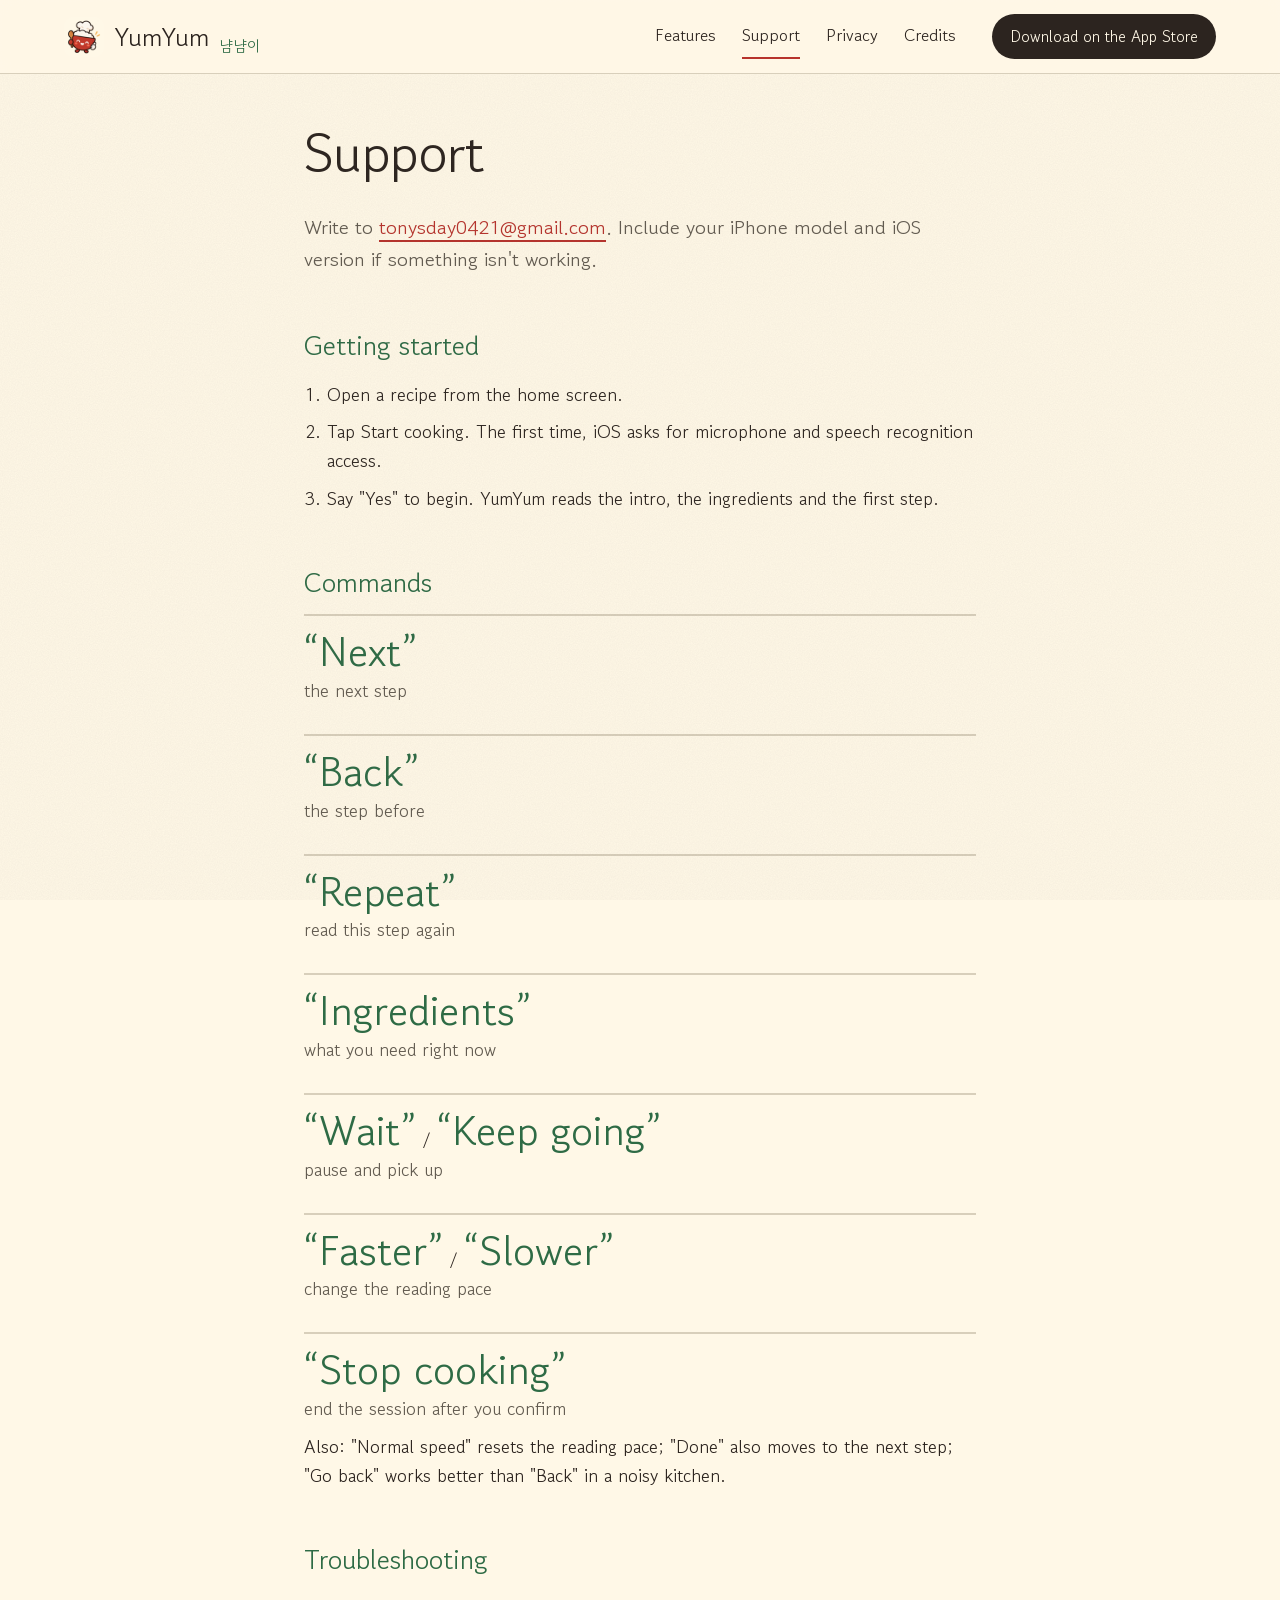
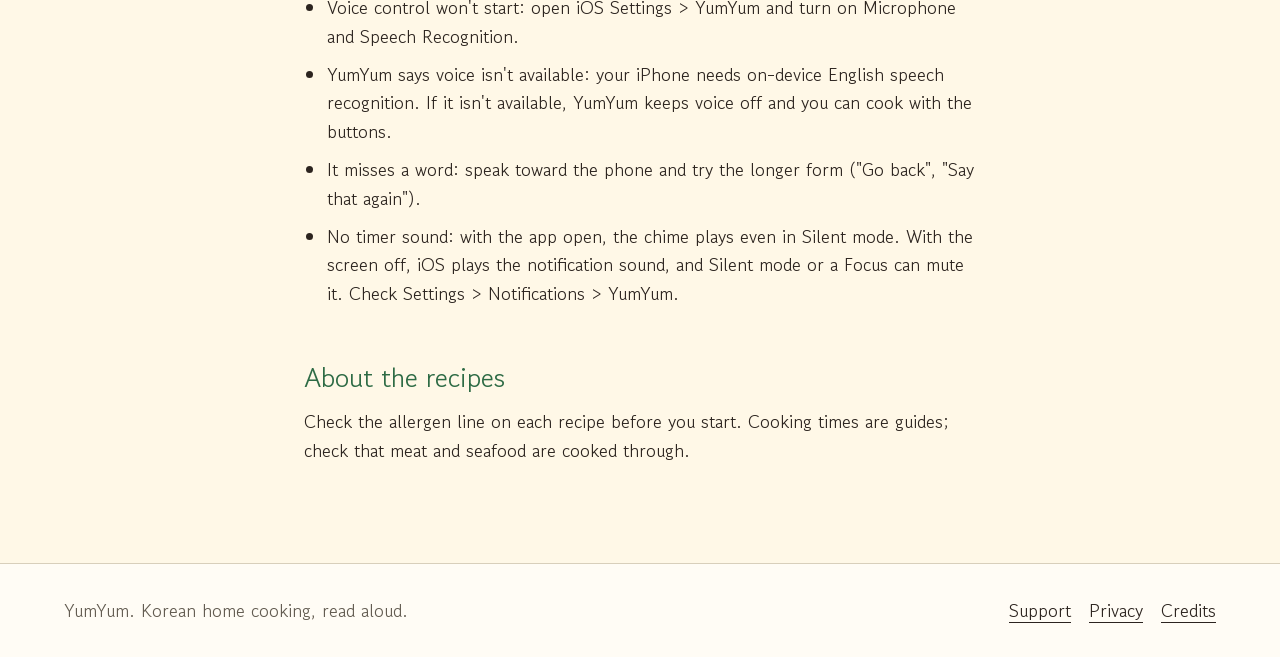
<file: support.html>
<!doctype html>
<html lang="en">
<head>
<meta charset="utf-8">
<meta http-equiv="Content-Security-Policy" content="default-src 'self'; img-src 'self' data:; style-src 'self'; font-src 'self'; script-src 'none'; base-uri 'none'; form-action 'none'">
<meta name="viewport" content="width=device-width, initial-scale=1">
<title>Support | YumYum</title>
<meta name="description" content="Help for YumYum: getting started, voice commands, troubleshooting and recipe notes.">
<meta name="theme-color" media="(prefers-color-scheme: light)" content="#FFF8E7">
<meta name="theme-color" media="(prefers-color-scheme: dark)" content="#1E1915">
<meta name="apple-itunes-app" content="app-id=6829632671">
<link rel="icon" type="image/png" sizes="96x96" href="assets/favicon-96.png">
<link rel="icon" type="image/png" sizes="192x192" href="assets/favicon-192.png">
<link rel="apple-touch-icon" href="assets/apple-touch-icon.png">
<link rel="canonical" href="https://popo473056.github.io/yumyum-app/support.html">
<meta property="og:site_name" content="YumYum">
<meta property="og:type" content="website">
<meta property="og:title" content="Support | YumYum">
<meta property="og:description" content="Help for YumYum: getting started, voice commands, troubleshooting and recipe notes.">
<meta property="og:url" content="https://popo473056.github.io/yumyum-app/support.html">
<meta property="og:image" content="https://popo473056.github.io/yumyum-app/assets/og.png">
<meta property="og:image:width" content="1200">
<meta property="og:image:height" content="630">
<meta name="twitter:card" content="summary_large_image">
<meta name="twitter:title" content="Support | YumYum">
<meta name="twitter:description" content="Help for YumYum: getting started, voice commands, troubleshooting and recipe notes.">
<meta name="twitter:image" content="https://popo473056.github.io/yumyum-app/assets/og.png">
<meta name="color-scheme" content="light dark">
<link rel="stylesheet" href="styles.css">
</head>
<body>
<a class="skip" href="#main">Skip to content</a>
<header class="site-header">
<div class="wrap bar">
<a class="brand" href="index.html"><img src="assets/favicon-96.png" width="40" height="40" alt=""><span class="brand-name">YumYum</span><span class="brand-ko" lang="ko">냠냠이</span></a>
<nav class="nav" aria-label="Primary"><a href="index.html#voice">Features</a><a href="support.html" aria-current="page">Support</a><a href="privacy.html">Privacy</a><a href="credits.html">Credits</a></nav>
<a class="cta" href="https://apps.apple.com/us/app/yumyume/id6829632671"><span class="cta-long">Download on the App Store</span><span class="cta-short">App Store</span></a>
</div>
</header>
<main id="main" class="doc"><div class="wrap narrow">
<h1>Support</h1>
<p class="lead">Write to <a href="mailto:tonysday0421@gmail.com">tonysday0421@gmail.com</a>. Include your iPhone model and iOS version if something isn't working.</p>
<h2>Getting started</h2>
<ol>
<li>Open a recipe from the home screen.</li>
<li>Tap Start cooking. The first time, iOS asks for microphone and speech recognition access.</li>
<li>Say "Yes" to begin. YumYum reads the intro, the ingredients and the first step.</li>
</ol>
<h2>Commands</h2>
<ul class="commands">
<li><q>Next</q><span>the next step</span></li>
<li><q>Back</q><span>the step before</span></li>
<li><q>Repeat</q><span>read this step again</span></li>
<li><q>Ingredients</q><span>what you need right now</span></li>
<li><q>Wait</q> / <q>Keep going</q><span>pause and pick up</span></li>
<li><q>Faster</q> / <q>Slower</q><span>change the reading pace</span></li>
<li><q>Stop cooking</q><span>end the session after you confirm</span></li>
</ul>
<p>Also: "Normal speed" resets the reading pace; "Done" also moves to the next step; "Go back" works better than "Back" in a noisy kitchen.</p>
<h2>Troubleshooting</h2>
<ul>
<li>Voice control won't start: open iOS Settings &gt; YumYum and turn on Microphone and Speech Recognition.</li>
<li>YumYum says voice isn't available: your iPhone needs on-device English speech recognition. If it isn't available, YumYum keeps voice off and you can cook with the buttons.</li>
<li>It misses a word: speak toward the phone and try the longer form ("Go back", "Say that again").</li>
<li>No timer sound: with the app open, the chime plays even in Silent mode. With the screen off, iOS plays the notification sound, and Silent mode or a Focus can mute it. Check Settings &gt; Notifications &gt; YumYum.</li>
</ul>
<h2>About the recipes</h2>
<p>Check the allergen line on each recipe before you start. Cooking times are guides; check that meat and seafood are cooked through.</p>
</div></main>
<footer class="site-footer">
<div class="wrap foot">
<p>YumYum. Korean home cooking, read aloud.</p>
<nav aria-label="Footer"><a href="support.html">Support</a><a href="privacy.html">Privacy</a><a href="credits.html">Credits</a></nav>
</div>
</footer>
</body>
</html>
</file>
<file: styles.css>
@font-face{font-family:"Gowun Dodum";src:url("assets/fonts/GowunDodum-subset.woff2") format("woff2");font-weight:400;font-style:normal;font-display:swap}
:root{
--paper:#FFF8E7;--surface:#FFFCF5;--ink:#2C241F;--muted:#625B50;--tomato:#B7332C;--herb:#2E6B45;--yolk:#F2B544;--broth:#DCE9F3;--border:#D8CFBB;
--on-tomato:#FFF8E7;--bezel:#2C241F;--bubble-ink:#2C241F;--grain:.07;
--font:"Gowun Dodum",system-ui,sans-serif;
}
@media (prefers-color-scheme:dark){
:root:not([data-theme="light"]){--paper:#1E1915;--surface:#2A231E;--ink:#F5EDDC;--muted:#C2B8A5;--tomato:#EC827A;--herb:#86CC9F;--yolk:#D9A13A;--broth:#2F3F4C;--border:#4A4036;--on-tomato:#1E1915;--bezel:#0F0C0A;--bubble-ink:#F5EDDC;--grain:.1}
}
*,*::before,*::after{box-sizing:border-box}
html{-webkit-text-size-adjust:100%}
body{margin:0;background:var(--paper);color:var(--ink);font-family:var(--font);font-weight:400;font-size:1.125rem;line-height:1.6;overflow-x:hidden}
body::before{content:"";position:fixed;inset:0;pointer-events:none;z-index:50;opacity:var(--grain);background-image:url("data:image/svg+xml,%3Csvg xmlns='http://www.w3.org/2000/svg' width='240' height='240'%3E%3Cfilter id='n'%3E%3CfeTurbulence type='fractalNoise' baseFrequency='.85' numOctaves='2' stitchTiles='stitch'/%3E%3CfeColorMatrix values='0 0 0 0 .17 0 0 0 0 .14 0 0 0 0 .12 0 0 0 1 0'/%3E%3C/filter%3E%3Crect width='100%25' height='100%25' filter='url(%23n)'/%3E%3C/svg%3E")}
img{max-width:100%;height:auto;display:block}
h1,h2,h3{font-weight:400;line-height:1.15;margin:0 0 .5em}
h1{font-size:clamp(2.4rem,6.5vw,4.4rem);letter-spacing:-.01em}
h2{font-size:clamp(1.7rem,4vw,2.6rem);color:var(--herb)}
p{margin:0 0 1em}
a{color:var(--tomato);text-underline-offset:.2em}
a:focus-visible,.btn:focus-visible{outline:3px solid var(--tomato);outline-offset:3px;border-radius:4px}
[tabindex]:focus-visible{outline:3px solid var(--tomato);outline-offset:3px}
.skip{position:absolute;left:16px;top:-80px;background:var(--tomato);color:var(--on-tomato);padding:8px 14px;border-radius:8px;z-index:100}
.skip:focus{top:8px}
.wrap{max-width:1200px;margin:0 auto;padding:0 16px}
.narrow{max-width:720px}
html{scroll-padding-top:96px}
.site-header{position:sticky;top:0;z-index:50;background:color-mix(in srgb,var(--paper) 88%,transparent);border-bottom:1px solid var(--border)}
@supports ((-webkit-backdrop-filter:blur(1px)) or (backdrop-filter:blur(1px))){.site-header{-webkit-backdrop-filter:saturate(1.3) blur(14px);backdrop-filter:saturate(1.3) blur(14px)}}
@media (prefers-reduced-transparency:reduce){.site-header{background:var(--paper);-webkit-backdrop-filter:none;backdrop-filter:none}}
@supports (animation-timeline:scroll()){@media (prefers-reduced-motion:no-preference){.site-header{animation:header-lift linear both;animation-timeline:scroll(root);animation-range:0 160px}}}
@keyframes header-lift{from{border-bottom-color:transparent;box-shadow:none}to{border-bottom-color:var(--border);box-shadow:0 8px 24px rgba(44,36,31,.08)}}
.site-header .bar{padding-top:14px;padding-bottom:14px}
.brand-name{line-height:1}
.brand-ko{font-size:.95rem;color:var(--herb);line-height:1;align-self:flex-end;padding-bottom:3px}
.nav{display:flex;align-items:center;gap:26px;margin-left:auto}
.nav a{margin:0;padding:8px 0;color:var(--ink);text-decoration:none;font-size:1.05rem;border-bottom:2px solid transparent}
.nav a:hover,.nav a[aria-current="page"]{border-bottom-color:var(--tomato)}
.cta{display:inline-flex;text-decoration:none;align-items:center;margin-left:24px;padding:10px 18px;border-radius:999px;background:var(--ink);color:var(--paper);font-size:.98rem;white-space:nowrap}
.cta-short{display:none}
@media (max-width:760px){
.bar{flex-wrap:wrap;row-gap:4px}
.nav{order:3;width:100%;margin:0;gap:20px;overflow-x:auto;scrollbar-width:none}
.nav::-webkit-scrollbar{display:none}
.cta{margin-left:auto}
.cta-long{display:none}
.cta-short{display:inline}
}
.bar{display:flex;align-items:center;justify-content:space-between;gap:12px;padding-top:12px;padding-bottom:12px}
.brand{display:flex;align-items:center;gap:10px;color:var(--ink);text-decoration:none;font-size:1.6rem}
.brand img{border-radius:10px}
nav a{margin-left:18px;color:var(--ink)}
.site-footer{background:var(--surface);border-top:1px solid var(--border);padding:32px 0}
.foot{display:flex;flex-wrap:wrap;justify-content:space-between;gap:12px}
.foot p{margin:0;color:var(--muted)}
.foot nav a{margin:0 0 0 18px}
.hero{padding:48px 0 72px;overflow:hidden}
.band{padding:72px 0;overflow:hidden}
.band.surface{background:var(--surface)}
.band.paper{background:var(--paper)}
.split{display:grid;grid-template-columns:minmax(0,1fr);gap:40px;align-items:center}
.lead{font-size:1.25rem;color:var(--muted);max-width:34em}
.hero .lead{font-size:1.35rem}
.actions{display:flex;flex-wrap:wrap;align-items:center;gap:20px;margin-top:28px}
.btn{display:inline-block;padding:14px 26px;border-radius:999px;background:var(--tomato);color:var(--on-tomato);text-decoration:none;font-size:1.1rem}
.btn.disabled{background:transparent;color:var(--muted);border:2px dashed var(--muted);cursor:not-allowed}
.link{font-size:1.1rem}
.stage{position:relative;display:flex;justify-content:center;padding:16px 0}
.blob{position:absolute;z-index:0;width:min(520px,100%);aspect-ratio:1;top:50%;left:50%;translate:-50% -50%}
.blob-yolk{background:var(--yolk);border-radius:58% 42% 47% 53% / 46% 55% 45% 54%;rotate:-8deg;opacity:.85}
.blob-broth{background:var(--broth);border-radius:42% 58% 53% 47% / 55% 44% 56% 45%;rotate:10deg}
.phone{position:relative;z-index:1;width:min(300px,72vw);background:var(--bezel);padding:3.2%;border-radius:9% / 4.1%;box-shadow:0 18px 40px rgba(44,36,31,.28),0 0 0 1px rgba(255,255,255,.08) inset}
.screen{overflow:hidden;border-radius:7% / 3.4%;background:var(--paper);line-height:0}
.screen img{width:100%}
.hero-bubble{position:absolute;z-index:2;left:0;bottom:30%}
.bubble{display:flex;align-items:center;gap:12px;background:var(--broth);color:var(--bubble-ink);border-radius:28px 28px 28px 6px;padding:10px 26px 10px 12px;box-shadow:0 8px 20px rgba(44,36,31,.18)}
.bubble img{width:72px;height:72px;flex:none}
.bubble q{font-size:clamp(2.2rem,8vw,3.6rem);line-height:1.1;quotes:"\201C" "\201D"}
.mascot{margin-top:12px;width:140px}
.mascot-stage img{position:relative;z-index:1;width:min(360px,80%)}
.duo{min-height:560px}
.duo{align-items:flex-start}
.duo .phone{width:min(230px,44vw);position:relative}
.duo .p1{margin-right:-4%;margin-top:0}
.duo .p2{margin-top:70px;margin-left:4%}
.commands{list-style:none;margin:48px 0 0;padding:0;display:grid;grid-template-columns:1fr;gap:20px 48px}
.commands li{border-top:2px solid var(--border);padding-top:12px}
.commands q{font-size:clamp(1.8rem,5vw,2.6rem);line-height:1.15;color:var(--herb);quotes:"\201C" "\201D"}
.commands span{display:block;color:var(--muted)}
.narrow .commands{margin-top:16px;grid-template-columns:1fr}
.counts{list-style:none;margin:28px 0 0;padding:0;max-width:26em}
.counts li{display:flex;justify-content:space-between;gap:16px;padding:8px 0;border-bottom:1px dashed var(--border)}
.counts b{font-weight:400;color:var(--tomato);font-size:1.3rem}
.points{margin:0;padding:0;list-style:none}
.points li{font-size:1.3rem;padding:14px 0 14px 28px;position:relative;border-bottom:1px solid var(--border)}
.points li::before{content:"";position:absolute;left:0;top:1.35em;width:12px;height:12px;border-radius:50%;background:var(--yolk)}
.doc{padding:48px 0 80px}
.doc h1{font-size:clamp(2.2rem,6vw,3.4rem)}
.doc h2{font-size:1.7rem;margin-top:2em}
.doc ul,.doc ol{padding-left:1.3em}
.doc li{margin-bottom:.5em}
.doc .commands{padding-left:0}
.meta{color:var(--muted)}
.table-wrap{overflow-x:auto;margin:20px 0 8px;border:1px solid var(--border);border-radius:12px;background:var(--surface)}
table{border-collapse:collapse;width:100%;min-width:720px;font-size:1rem;line-height:1.4}
th,td{text-align:left;padding:10px 14px;border-bottom:1px solid var(--border);vertical-align:top;font-weight:400}
thead th{color:var(--muted);background:var(--paper)}
tbody th{color:var(--herb)}
td a{word-break:break-all}
@media (min-width:760px){
.commands{grid-template-columns:1fr 1fr}
.band{padding:96px 0}
}
@media (min-width:900px){
.split{grid-template-columns:1fr 1fr;gap:64px}
.split.flip .stage{order:-1}
.hero{padding:72px 0 96px}
.hero-bubble{left:-4%}
.phone{width:min(340px,100%)}
.duo .phone{width:min(240px,46%)}
.wrap{padding:0 24px}
}
@media (max-width:420px){
.hero-bubble{left:-2px;bottom:30%}
.bubble img{width:56px;height:56px}
.bubble{padding-right:18px}
.duo{min-height:0}
.duo .phone{width:46%}
nav a{margin-left:12px}
}
@media (prefers-reduced-motion:no-preference){
a,.btn{transition:transform .18s ease,opacity .18s ease}
a:hover,.btn:not(.disabled):hover{opacity:.82}
.btn:not(.disabled):hover,.brand:hover{transform:translateY(-1px)}
}
.zoom{position:relative;z-index:1;margin:0;width:min(560px,100%);background:var(--paper);border:3px solid var(--ink);border-radius:18px;padding:14px;box-shadow:6px 6px 0 var(--ink);line-height:0}
.zoom img{width:100%;border-radius:8px}
@media (prefers-color-scheme:dark){:root:not([data-theme="light"]) .zoom{border-color:var(--muted);box-shadow:6px 6px 0 var(--bezel)}}
.timer-stack{position:relative;z-index:1;width:min(560px,100%);display:flex;flex-direction:column;align-items:flex-end;gap:8px}
.timer-stack .zoom{width:100%}
.mascot-cook{flex:none;width:150px;height:150px;max-width:none;align-self:flex-end}
.stage:has(.timer-stack){min-height:420px}
.stage:has(.timer-stack){align-items:center}
.stage:has(.timer-stack) .blob{width:min(440px,92%)}
</file>
